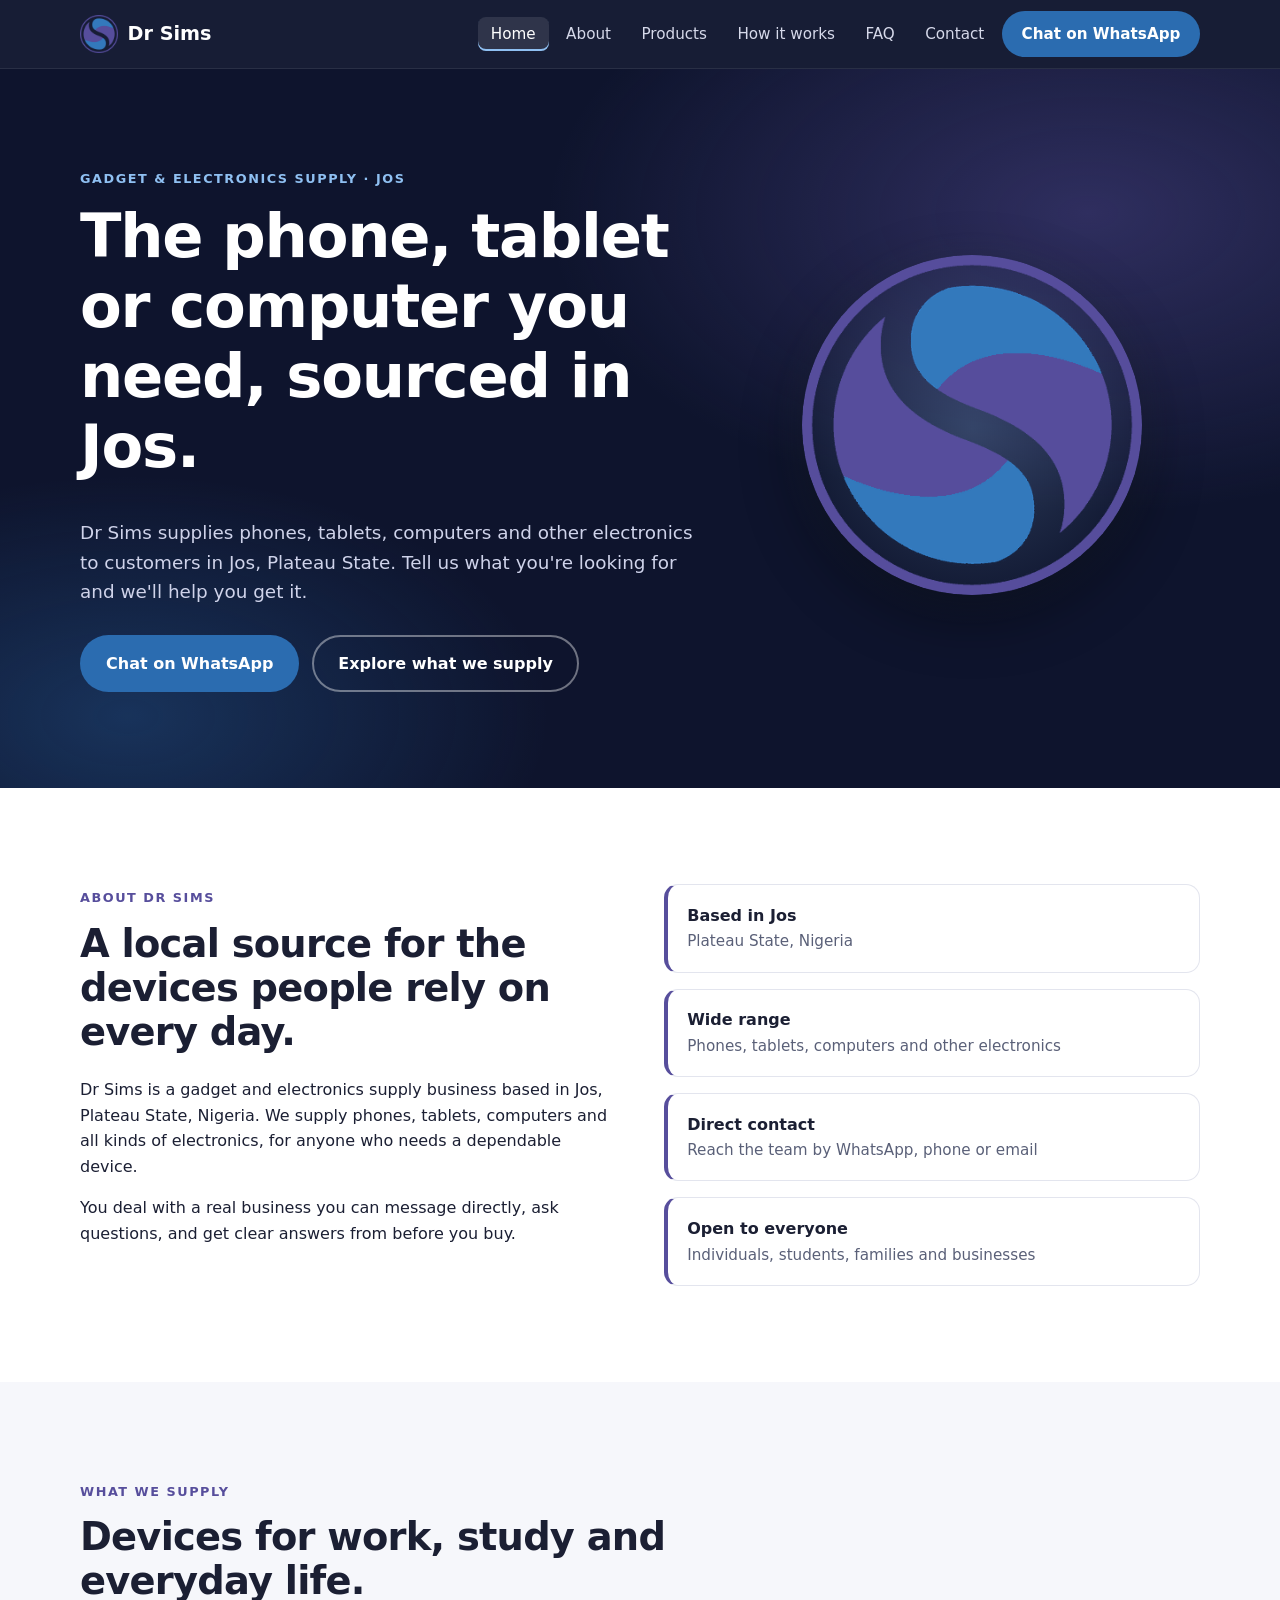
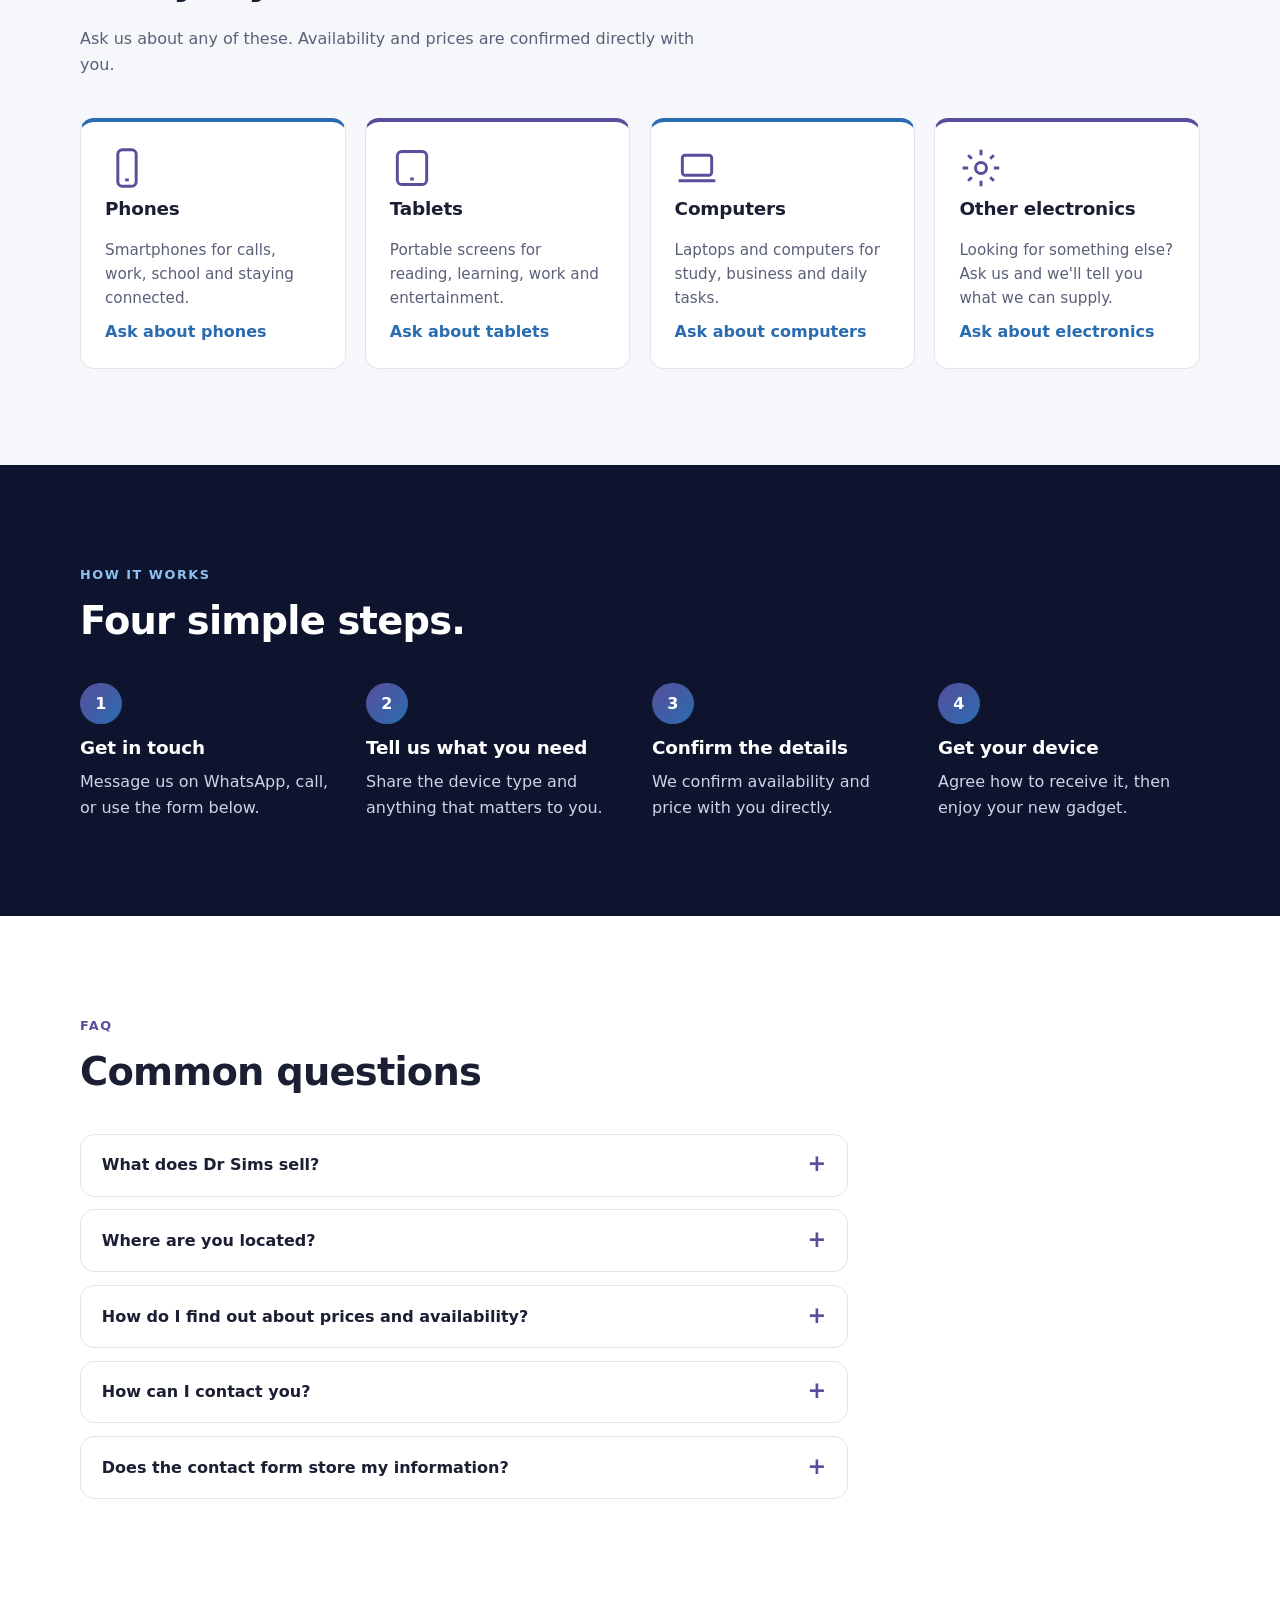
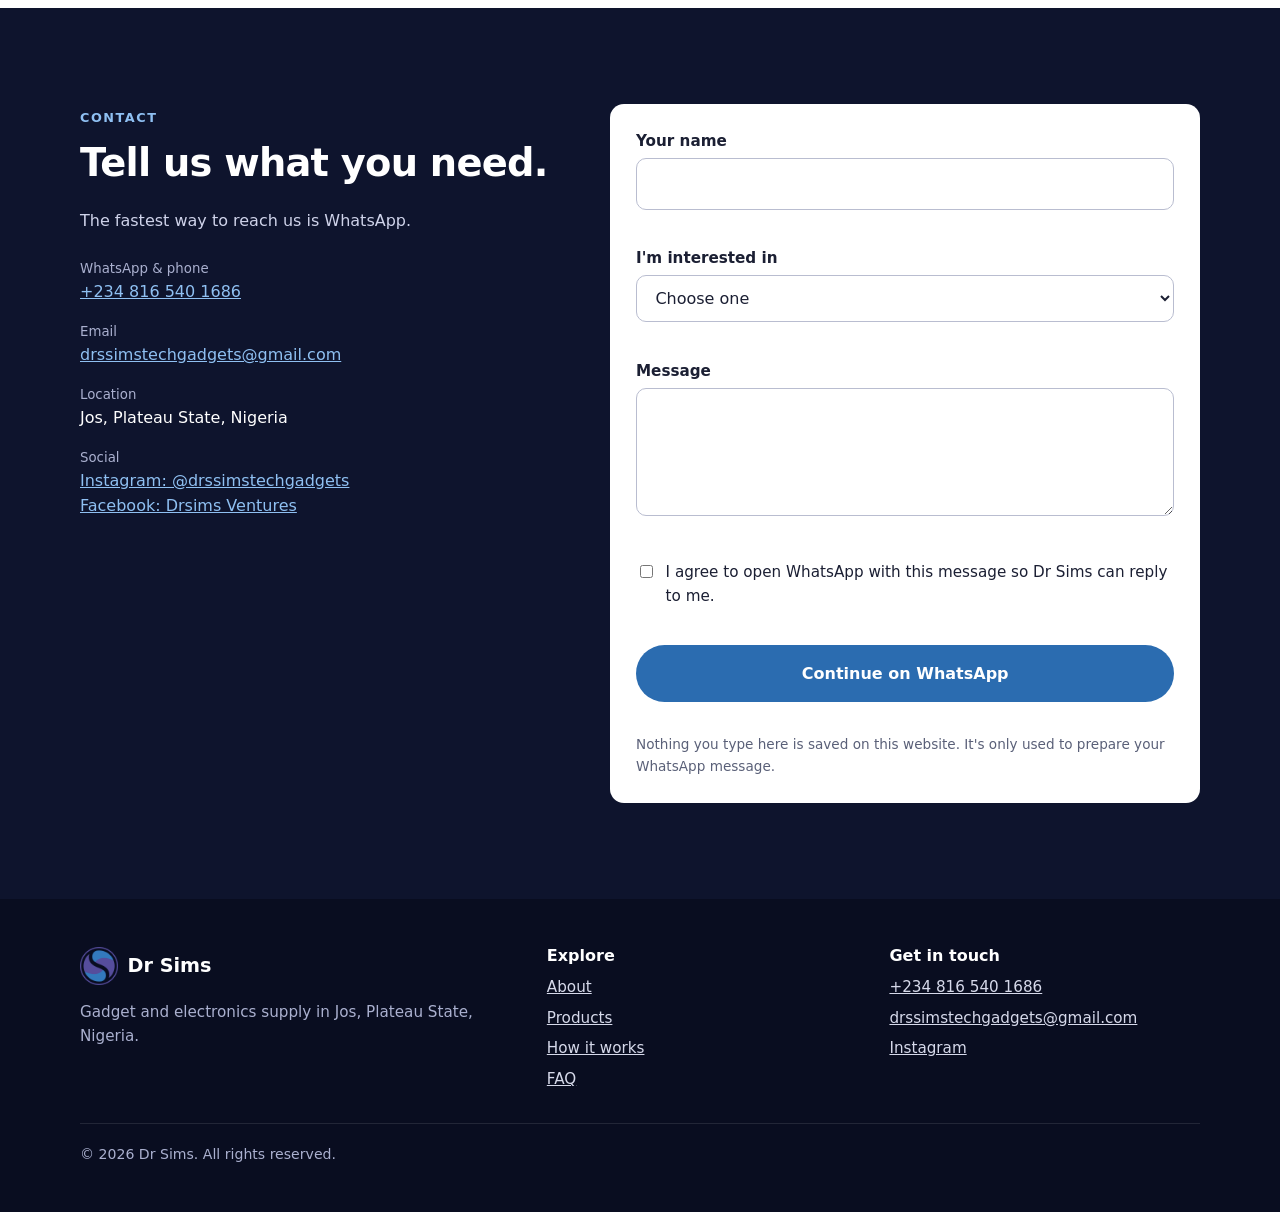
<file: index.html>
<!doctype html>
<html lang="en">
<head>
<meta charset="utf-8">
<meta name="viewport" content="width=device-width,initial-scale=1">
<title>Dr Sims | Phones, Tablets, Computers & Electronics in Jos</title>
<meta name="description" content="Dr Sims supplies phones, tablets, computers and other electronics in Jos, Plateau State, Nigeria. Message us on WhatsApp to get started.">
<meta name="theme-color" content="#0e142d">
<meta property="og:type" content="website">
<meta property="og:title" content="Dr Sims | Gadget & Electronics Supply, Jos">
<meta property="og:description" content="Phones, tablets, computers and more. Tell us what you need on WhatsApp.">
<meta property="og:image" content="/logo.png">
<meta name="twitter:card" content="summary">
<link rel="icon" type="image/png" href="/logo.png">
<link rel="apple-touch-icon" href="/logo.png">
<link rel="stylesheet" href="/styles.css">
</head>
<body>
<a class="skip" href="#main">Skip to content</a>
<header class="site"><div class="wrap bar">
 <a class="brand" href="#home" aria-label="Dr Sims home"><img src="/logo.png" width="38" height="38" alt="">Dr Sims</a>
 <button class="menu" id="menu" aria-expanded="false" aria-controls="nav">Menu</button>
 <nav id="nav" aria-label="Main"><ul>
  <li><a class="l" href="#home">Home</a></li>
  <li><a class="l" href="#about">About</a></li>
  <li><a class="l" href="#products">Products</a></li>
  <li><a class="l" href="#how">How it works</a></li>
  <li><a class="l" href="#faq">FAQ</a></li>
  <li><a class="l" href="#contact">Contact</a></li>
  <li><a class="btn btn-primary btn-sm" href="https://wa.me/2348165401686" target="_blank" rel="noopener">Chat on WhatsApp</a></li>
 </ul></nav>
</div></header>
<main id="main">
<section class="hero" id="home"><div class="wrap">
 <div>
  <span class="eyebrow">Gadget &amp; electronics supply · Jos</span>
  <h1>The phone, tablet or computer you need, sourced in Jos.</h1>
  <p class="lead">Dr Sims supplies phones, tablets, computers and other electronics to customers in Jos, Plateau State. Tell us what you're looking for and we'll help you get it.</p>
  <div class="cta">
   <a class="btn btn-primary" href="https://wa.me/2348165401686" target="_blank" rel="noopener">Chat on WhatsApp</a>
   <a class="btn btn-ghost" href="#products">Explore what we supply</a>
  </div>
 </div>
 <div class="mark"><img src="/logo.png" width="384" height="384" alt="Dr Sims logo"></div>
</div></section>

<section id="about"><div class="wrap split">
 <div>
  <span class="eyebrow">About Dr Sims</span>
  <h2>A local source for the devices people rely on every day.</h2>
  <p>Dr Sims is a gadget and electronics supply business based in Jos, Plateau State, Nigeria. We supply phones, tablets, computers and all kinds of electronics, for anyone who needs a dependable device.</p>
  <p>You deal with a real business you can message directly, ask questions, and get clear answers from before you buy.</p>
 </div>
 <ul class="facts">
  <li><div><b>Based in Jos</b><span>Plateau State, Nigeria</span></div></li>
  <li><div><b>Wide range</b><span>Phones, tablets, computers and other electronics</span></div></li>
  <li><div><b>Direct contact</b><span>Reach the team by WhatsApp, phone or email</span></div></li>
  <li><div><b>Open to everyone</b><span>Individuals, students, families and businesses</span></div></li>
 </ul>
</div></section>

<section class="alt" id="products"><div class="wrap">
 <div class="head"><span class="eyebrow">What we supply</span><h2>Devices for work, study and everyday life.</h2><p>Ask us about any of these. Availability and prices are confirmed directly with you.</p></div>
 <div class="grid">
  <article class="card"><svg class="ico" viewBox="0 0 24 24" fill="none" stroke="currentColor" stroke-width="1.6" aria-hidden="true"><rect x="7" y="2" width="10" height="20" rx="2.5"/><path d="M11 18.5h2"/></svg><h3>Phones</h3><p>Smartphones for calls, work, school and staying connected.</p><a href="#contact" data-i="Phones">Ask about phones</a></article>
  <article class="card"><svg class="ico" viewBox="0 0 24 24" fill="none" stroke="currentColor" stroke-width="1.6" aria-hidden="true"><rect x="4" y="3" width="16" height="18" rx="2.5"/><path d="M11 18h2"/></svg><h3>Tablets</h3><p>Portable screens for reading, learning, work and entertainment.</p><a href="#contact" data-i="Tablets">Ask about tablets</a></article>
  <article class="card"><svg class="ico" viewBox="0 0 24 24" fill="none" stroke="currentColor" stroke-width="1.6" aria-hidden="true"><rect x="4" y="5" width="16" height="11" rx="1.5"/><path d="M2 19h20"/></svg><h3>Computers</h3><p>Laptops and computers for study, business and daily tasks.</p><a href="#contact" data-i="Computers">Ask about computers</a></article>
  <article class="card"><svg class="ico" viewBox="0 0 24 24" fill="none" stroke="currentColor" stroke-width="1.6" aria-hidden="true"><circle cx="12" cy="12" r="3"/><path d="M12 2v3M12 19v3M2 12h3M19 12h3M5 5l2 2M17 17l2 2M19 5l-2 2M7 17l-2 2"/></svg><h3>Other electronics</h3><p>Looking for something else? Ask us and we'll tell you what we can supply.</p><a href="#contact" data-i="Other electronics">Ask about electronics</a></article>
 </div>
</div></section>

<section class="dark" id="how"><div class="wrap">
 <div class="head"><span class="eyebrow">How it works</span><h2>Four simple steps.</h2></div>
 <ol class="steps">
  <li><h3>Get in touch</h3><p>Message us on WhatsApp, call, or use the form below.</p></li>
  <li><h3>Tell us what you need</h3><p>Share the device type and anything that matters to you.</p></li>
  <li><h3>Confirm the details</h3><p>We confirm availability and price with you directly.</p></li>
  <li><h3>Get your device</h3><p>Agree how to receive it, then enjoy your new gadget.</p></li>
 </ol>
</div></section>

<section id="faq"><div class="wrap">
 <div class="head"><span class="eyebrow">FAQ</span><h2>Common questions</h2></div>
 <div class="faq">
  <details><summary>What does Dr Sims sell?</summary><p>We supply phones, tablets, computers and other electronics. If you don't see what you need, ask us.</p></details>
  <details><summary>Where are you located?</summary><p>We're based in Jos, Plateau State, Nigeria.</p></details>
  <details><summary>How do I find out about prices and availability?</summary><p>Message us on WhatsApp or call. We'll confirm what's available and the price directly with you.</p></details>
  <details><summary>How can I contact you?</summary><p>WhatsApp or call +234 816 540 1686, email drssimstechgadgets@gmail.com, or use the contact form.</p></details>
  <details><summary>Does the contact form store my information?</summary><p>No. The form simply prepares a WhatsApp message for you to send. We don't store what you type on this website.</p></details>
 </div>
</div></section>

<section class="dark" id="contact"><div class="wrap contact">
 <div>
  <span class="eyebrow">Contact</span>
  <h2>Tell us what you need.</h2>
  <p style="color:#cfd3ea">The fastest way to reach us is WhatsApp.</p>
  <ul class="clist">
   <li><small>WhatsApp &amp; phone</small><a href="https://wa.me/2348165401686" target="_blank" rel="noopener">+234 816 540 1686</a></li>
   <li><small>Email</small><a href="mailto:drssimstechgadgets@gmail.com">drssimstechgadgets@gmail.com</a></li>
   <li><small>Location</small>Jos, Plateau State, Nigeria</li>
   <li><small>Social</small><a href="https://www.instagram.com/drssimstechgadgets" target="_blank" rel="noopener">Instagram: @drssimstechgadgets</a><br><a href="https://www.facebook.com/search/top?q=Drsims%20Ventures" target="_blank" rel="noopener">Facebook: Drsims Ventures</a></li>
  </ul>
 </div>
 <form id="cf" novalidate aria-label="Contact form">
  <div><label for="name">Your name</label><input id="name" name="name" autocomplete="name" maxlength="80" required aria-describedby="name-e"><p class="err" id="name-e" role="alert"></p></div>
  <div><label for="interest">I'm interested in</label><select id="interest" name="interest" required aria-describedby="interest-e"><option value="">Choose one</option><option>Phones</option><option>Tablets</option><option>Computers</option><option>Other electronics</option></select><p class="err" id="interest-e" role="alert"></p></div>
  <div><label for="message">Message</label><textarea id="message" name="message" rows="4" maxlength="800" required aria-describedby="message-e"></textarea><p class="err" id="message-e" role="alert"></p></div>
  <div><label style="display:flex;gap:.6rem;font-weight:400;align-items:flex-start"><input id="consent" name="consent" type="checkbox" style="width:auto;margin-top:.3rem" aria-describedby="consent-e">I agree to open WhatsApp with this message so Dr Sims can reply to me.</label><p class="err" id="consent-e" role="alert"></p></div>
  <button class="btn btn-primary" type="submit">Continue on WhatsApp</button>
  <p id="status" role="status" aria-live="polite"></p>
  <p class="note">Nothing you type here is saved on this website. It's only used to prepare your WhatsApp message.</p>
 </form>
</div></section>
</main>
<footer><div class="wrap">
 <div class="fgrid">
  <div><a class="brand" href="#home"><img src="/logo.png" width="38" height="38" alt="">Dr Sims</a><p>Gadget and electronics supply in Jos, Plateau State, Nigeria.</p></div>
  <div><h2>Explore</h2><ul><li><a href="#about">About</a></li><li><a href="#products">Products</a></li><li><a href="#how">How it works</a></li><li><a href="#faq">FAQ</a></li></ul></div>
  <div><h2>Get in touch</h2><ul><li><a href="https://wa.me/2348165401686" target="_blank" rel="noopener">+234 816 540 1686</a></li><li><a href="mailto:drssimstechgadgets@gmail.com">drssimstechgadgets@gmail.com</a></li><li><a href="https://www.instagram.com/drssimstechgadgets" target="_blank" rel="noopener">Instagram</a></li></ul></div>
 </div>
 <p class="copy">&copy; <span id="yr">2026</span> Dr Sims. All rights reserved.</p>
</div></footer>
<script src="/main.js"></script>
</body>
</html>
</file>
<file: styles.css>
:root{--navy:#0e142d;--navy-2:#161d3f;--purple:#574e9c;--purple-l:#b7aef0;--blue:#2b6cb0;--blue-l:#8fc0f2;--ink:#1b1f33;--muted:#5a6078;--line:#e3e5ee;--bg:#f6f7fb;--white:#fff;--r:14px;--s:clamp(3.5rem,8vw,6rem);--font:system-ui,-apple-system,"Segoe UI",Roboto,"Helvetica Neue",Arial,sans-serif}
*{box-sizing:border-box}html{scroll-behavior:smooth;scroll-padding-top:76px}
body{margin:0;font-family:var(--font);color:var(--ink);background:var(--white);line-height:1.6;-webkit-font-smoothing:antialiased}
img{max-width:100%;height:auto}a{color:var(--blue)}
:focus-visible{outline:3px solid var(--blue-l);outline-offset:3px;border-radius:4px}
.skip{position:absolute;left:-999px;top:8px;background:#fff;color:var(--ink);padding:.6rem 1rem;border-radius:8px;z-index:100}.skip:focus{left:8px}
.wrap{width:min(1120px,92%);margin-inline:auto}
h1,h2,h3{line-height:1.15;margin:0 0 .6em;letter-spacing:-.02em}
h1{font-size:clamp(2.2rem,5.5vw,3.8rem)}h2{font-size:clamp(1.7rem,3.5vw,2.4rem)}h3{font-size:1.15rem;letter-spacing:-.01em}
.eyebrow{display:inline-block;font-size:.8rem;font-weight:700;letter-spacing:.12em;text-transform:uppercase;color:var(--purple);margin-bottom:.8rem}
.dark .eyebrow,.hero .eyebrow{color:var(--blue-l)}
.btn{display:inline-flex;align-items:center;justify-content:center;gap:.5rem;padding:.85rem 1.5rem;border-radius:999px;font-weight:600;text-decoration:none;border:2px solid transparent;cursor:pointer;font:inherit;font-weight:600;transition:transform .15s,background .15s,border-color .15s}
.btn:hover{transform:translateY(-1px)}
.btn-primary{background:var(--blue);color:#fff}.btn-primary:hover{background:#245a96}
.btn-ghost{border-color:rgba(255,255,255,.4);color:#fff}.btn-ghost:hover{border-color:#fff}
.btn-sm{padding:.55rem 1.1rem;font-size:.95rem}
/* header */
header.site{position:sticky;top:0;z-index:50;background:rgba(14,20,45,.96);backdrop-filter:blur(8px);border-bottom:1px solid rgba(255,255,255,.08)}
.bar{display:flex;align-items:center;justify-content:space-between;height:68px}
.brand{display:flex;align-items:center;gap:.6rem;color:#fff;text-decoration:none;font-weight:700;font-size:1.2rem}
.brand img{width:38px;height:38px}
nav ul{display:flex;gap:.3rem;list-style:none;margin:0;padding:0;align-items:center}
nav a.l{color:#d6d9ea;text-decoration:none;padding:.5rem .8rem;border-radius:8px;font-size:.95rem}
nav a.l:hover,nav a.l.active{color:#fff;background:rgba(255,255,255,.1)}
nav a.l.active{box-shadow:inset 0 -2px 0 var(--blue-l)}
.menu{display:none;background:none;border:1px solid rgba(255,255,255,.3);color:#fff;border-radius:8px;padding:.45rem .7rem;font:inherit;cursor:pointer}
@media(max-width:860px){.menu{display:block}nav{position:absolute;left:0;right:0;top:68px;background:var(--navy);border-bottom:1px solid rgba(255,255,255,.1);display:none}nav.open{display:block}nav ul{flex-direction:column;align-items:stretch;padding:1rem 4%}nav a.l{display:block;padding:.8rem}}
/* hero */
.hero{background:radial-gradient(900px 500px at 85% 20%,rgba(87,78,156,.45),transparent 60%),radial-gradient(700px 400px at 10% 90%,rgba(43,108,176,.35),transparent 60%),var(--navy);color:#fff;padding:var(--s) 0}
.hero .wrap{display:grid;grid-template-columns:1.15fr .85fr;gap:3rem;align-items:center}
.hero p.lead{font-size:1.15rem;color:#cfd3ea;max-width:34em}
.hero .cta{display:flex;flex-wrap:wrap;gap:.8rem;margin-top:1.8rem}
.mark{justify-self:center;position:relative;width:min(340px,70vw);aspect-ratio:1}
.mark::before{content:"";position:absolute;inset:-12%;border-radius:50%;background:radial-gradient(circle,rgba(143,192,242,.25),transparent 65%)}
.mark img{position:relative;width:100%;height:100%;border-radius:50%;box-shadow:0 20px 60px rgba(0,0,0,.45)}
@media(max-width:860px){.hero .wrap{grid-template-columns:1fr}.mark{order:-1;width:170px}}
/* sections */
section{padding:var(--s) 0}.alt{background:var(--bg)}.dark{background:var(--navy);color:#fff}
.head{max-width:40rem;margin-bottom:2.5rem}.head p{color:var(--muted);margin:0}.dark .head p{color:#cfd3ea}
.split{display:grid;grid-template-columns:1fr 1fr;gap:3rem;align-items:start}
@media(max-width:860px){.split{grid-template-columns:1fr}}
.facts{list-style:none;margin:0;padding:0;display:grid;gap:1rem}
.facts li{display:flex;gap:1rem;padding:1.1rem 1.2rem;background:#fff;border:1px solid var(--line);border-left:4px solid var(--purple);border-radius:var(--r)}
.facts b{display:block}.facts span{color:var(--muted);font-size:.95rem}
.grid{display:grid;grid-template-columns:repeat(4,1fr);gap:1.2rem}
@media(max-width:980px){.grid{grid-template-columns:repeat(2,1fr)}}@media(max-width:520px){.grid{grid-template-columns:1fr}}
.card{background:#fff;border:1px solid var(--line);border-radius:var(--r);padding:1.5rem;display:flex;flex-direction:column;gap:.5rem}
.card:nth-child(odd){border-top:4px solid var(--blue)}.card:nth-child(even){border-top:4px solid var(--purple)}
.card p{margin:0;color:var(--muted);font-size:.95rem;flex:1}
.card a{font-weight:600;text-decoration:none}.card a:hover{text-decoration:underline}
.ico{width:44px;height:44px;color:var(--purple)}
.steps{counter-reset:s;list-style:none;margin:0;padding:0;display:grid;grid-template-columns:repeat(4,1fr);gap:1.5rem}
@media(max-width:860px){.steps{grid-template-columns:1fr 1fr}}@media(max-width:520px){.steps{grid-template-columns:1fr}}
.steps li{counter-increment:s;position:relative;padding-top:3.4rem}
.steps li::before{content:counter(s);position:absolute;top:0;left:0;width:2.6rem;height:2.6rem;border-radius:50%;background:linear-gradient(135deg,var(--purple),var(--blue));display:grid;place-items:center;font-weight:700}
.steps p{color:#cfd3ea;margin:0}
details{background:#fff;border:1px solid var(--line);border-radius:var(--r);margin-bottom:.8rem}
summary{cursor:pointer;padding:1.1rem 1.3rem;font-weight:600;list-style:none;display:flex;justify-content:space-between;gap:1rem}
summary::-webkit-details-marker{display:none}summary::after{content:"+";font-size:1.4rem;line-height:1;color:var(--purple)}details[open] summary::after{content:"\2212"}
details p{margin:0;padding:0 1.3rem 1.2rem;color:var(--muted)}
.faq{max-width:48rem}
.contact{display:grid;grid-template-columns:.9fr 1.1fr;gap:3rem}
@media(max-width:860px){.contact{grid-template-columns:1fr}}
.clist{list-style:none;margin:1.5rem 0 0;padding:0;display:grid;gap:1rem}
.clist a{color:var(--blue-l)}.clist small{display:block;color:#aab0cf}
form{background:#fff;color:var(--ink);border-radius:var(--r);padding:1.6rem;display:grid;gap:1rem}
label{font-weight:600;font-size:.95rem;display:block;margin-bottom:.3rem}
input,select,textarea{width:100%;padding:.75rem .9rem;border:1.5px solid #b9bdd0;border-radius:10px;font:inherit;color:var(--ink);background:#fff}
input:focus,select:focus,textarea:focus{outline:3px solid var(--blue-l);border-color:var(--blue)}
[aria-invalid=true]{border-color:#b3261e}
.err{color:#b3261e;font-size:.88rem;margin:.3rem 0 0;min-height:1.1em}
.note{font-size:.85rem;color:var(--muted);margin:0}
#status{margin:0;font-weight:600}#status.ok{color:#0b6b3a}#status.bad{color:#b3261e}
footer{background:#090d20;color:#aab0cf;padding:3rem 0 2rem;font-size:.95rem}
.fgrid{display:grid;grid-template-columns:1.4fr 1fr 1fr;gap:2rem}
@media(max-width:700px){.fgrid{grid-template-columns:1fr}}
footer a{color:#d6d9ea}footer h2{font-size:1rem;color:#fff;letter-spacing:0}footer ul{list-style:none;margin:0;padding:0;display:grid;gap:.4rem}
.copy{border-top:1px solid rgba(255,255,255,.1);margin-top:2rem;padding-top:1.2rem;font-size:.88rem}
.nf{min-height:100vh;display:grid;place-content:center;justify-items:center;gap:.5rem;text-align:center;background:var(--navy);color:#fff;padding:2rem}.nf p{color:#cfd3ea}
@media(prefers-reduced-motion:reduce){*{transition:none!important;scroll-behavior:auto!important}}
</file>
